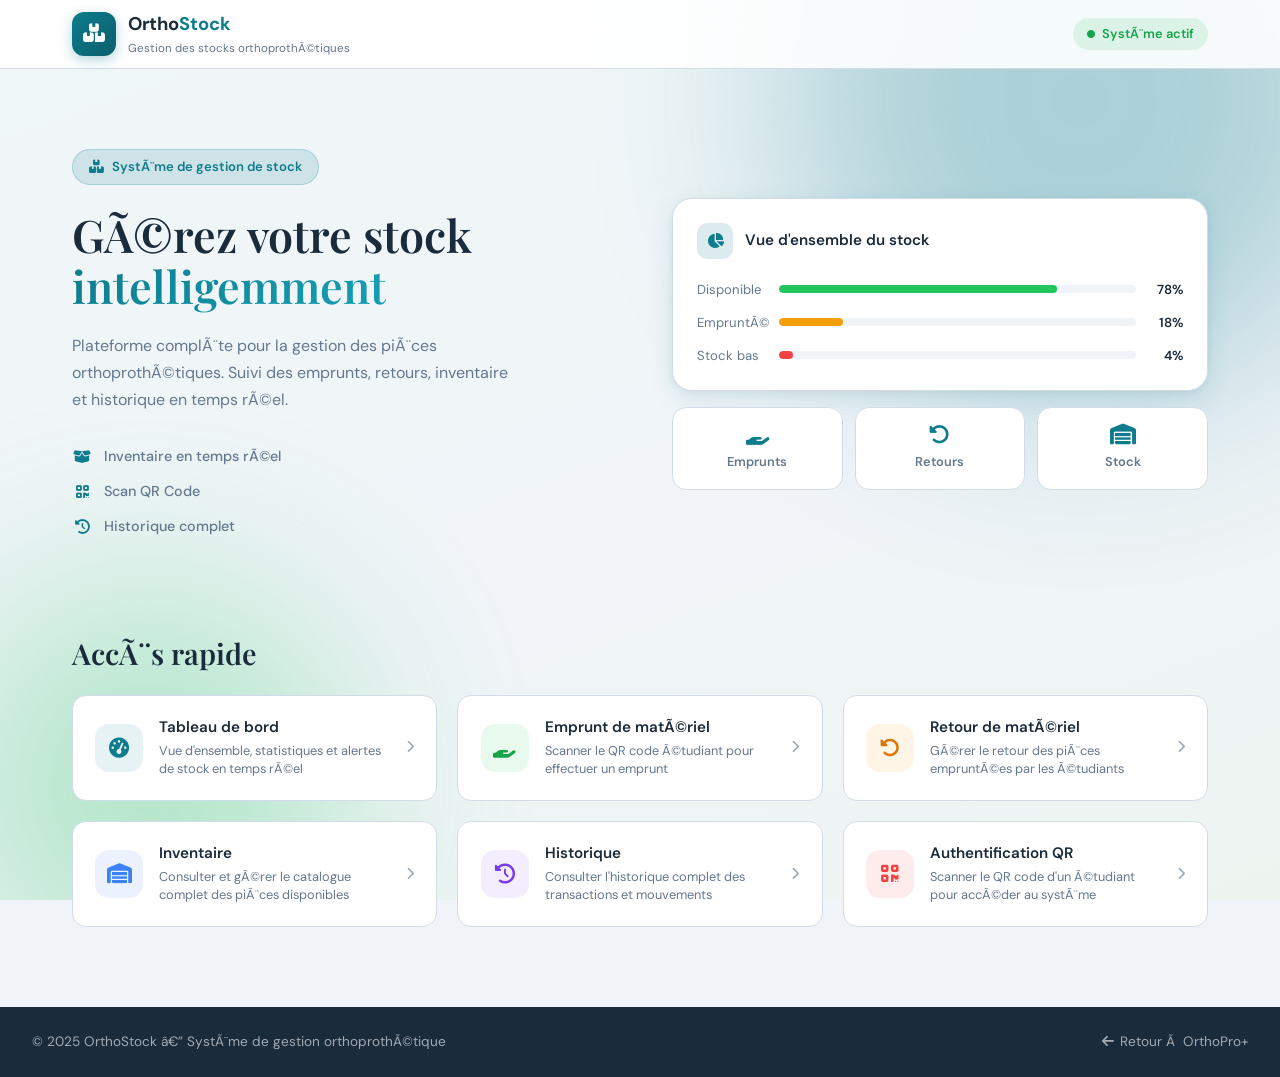
<file: index.html>
﻿<!DOCTYPE html>
<html lang="fr">
<head>
  <meta charset="UTF-8">
  <meta name="viewport" content="width=device-width, initial-scale=1.0">
  <title>OrthoStock | Gestion du stock orthoprothÃ©tique</title>
  <link rel="stylesheet" href="assets/css/design-system.css">
  <link rel="stylesheet" href="assets/css/landing.css">
  <link rel="stylesheet" href="https://cdnjs.cloudflare.com/ajax/libs/font-awesome/6.4.0/css/all.min.css">
</head>
<body>

  <div class="bg-mesh">
    <div class="mesh-blob mb-1"></div>
    <div class="mesh-blob mb-2"></div>
  </div>

  <!-- Header -->
  <header class="app-header">
    <div class="header-inner">
      <div class="brand">
        <div class="brand-icon">
          <i class="fas fa-boxes"></i>
        </div>
        <div>
          <div class="brand-name">Ortho<strong>Stock</strong></div>
          <div class="brand-sub">Gestion des stocks orthoprothÃ©tiques</div>
        </div>
      </div>
      <div class="header-actions">
        <span class="status-pill"><i class="fas fa-circle"></i> SystÃ¨me actif</span>
      </div>
    </div>
  </header>

  <!-- Hero -->
  <main class="landing-main">
    <section class="landing-hero">
      <div class="lh-content">
        <div class="lh-label"><i class="fas fa-boxes"></i> SystÃ¨me de gestion de stock</div>
        <h1>GÃ©rez votre stock <span class="hl">intelligemment</span></h1>
        <p>Plateforme complÃ¨te pour la gestion des piÃ¨ces orthoprothÃ©tiques. Suivi des emprunts, retours, inventaire et historique en temps rÃ©el.</p>
        <div class="lh-stats">
          <div class="lh-stat"><i class="fas fa-box-open"></i><span>Inventaire en temps rÃ©el</span></div>
          <div class="lh-stat"><i class="fas fa-qrcode"></i><span>Scan QR Code</span></div>
          <div class="lh-stat"><i class="fas fa-history"></i><span>Historique complet</span></div>
        </div>
      </div>
      <div class="lh-visual">
        <div class="lh-card main-lhc">
          <div class="lhc-header">
            <div class="lhc-icon"><i class="fas fa-chart-pie"></i></div>
            <span>Vue d'ensemble du stock</span>
          </div>
          <div class="lhc-bars">
            <div class="lhc-bar-row"><span>Disponible</span><div class="lhc-bar"><div class="lhc-fill" style="width:78%; background: #22c55e;"></div></div><span>78%</span></div>
            <div class="lhc-bar-row"><span>EmpruntÃ©</span><div class="lhc-bar"><div class="lhc-fill" style="width:18%; background: #f59e0b;"></div></div><span>18%</span></div>
            <div class="lhc-bar-row"><span>Stock bas</span><div class="lhc-bar"><div class="lhc-fill" style="width:4%; background: #ef4444;"></div></div><span>4%</span></div>
          </div>
        </div>
        <div class="lh-mini-cards">
          <div class="mini-card"><i class="fas fa-hand-holding"></i><span>Emprunts</span></div>
          <div class="mini-card"><i class="fas fa-undo-alt"></i><span>Retours</span></div>
          <div class="mini-card"><i class="fas fa-warehouse"></i><span>Stock</span></div>
        </div>
      </div>
    </section>

    <!-- Navigation Cards -->
    <section class="nav-section">
      <h2>AccÃ¨s rapide</h2>
      <div class="nav-grid">
        <a href="#" onclick="location.reload(); return false;" class="nav-card">
          <div class="nc-icon" style="background: rgba(14,124,140,0.1); color: #0e7c8c;">
            <i class="fas fa-tachometer-alt"></i>
          </div>
          <div class="nc-body">
            <h3>Tableau de bord</h3>
            <p>Vue d'ensemble, statistiques et alertes de stock en temps rÃ©el</p>
          </div>
          <i class="fas fa-chevron-right nc-arrow"></i>
        </a>

        <a href="authentication/auth.html?redirect=borrowing" class="nav-card">
          <div class="nc-icon" style="background: rgba(34,197,94,0.1); color: #16a34a;">
            <i class="fas fa-hand-holding"></i>
          </div>
          <div class="nc-body">
            <h3>Emprunt de matÃ©riel</h3>
            <p>Scanner le QR code Ã©tudiant pour effectuer un emprunt</p>
          </div>
          <i class="fas fa-chevron-right nc-arrow"></i>
        </a>

        <a href="authentication/auth.html?redirect=returning" class="nav-card">
          <div class="nc-icon" style="background: rgba(245,158,11,0.1); color: #d97706;">
            <i class="fas fa-undo-alt"></i>
          </div>
          <div class="nc-body">
            <h3>Retour de matÃ©riel</h3>
            <p>GÃ©rer le retour des piÃ¨ces empruntÃ©es par les Ã©tudiants</p>
          </div>
          <i class="fas fa-chevron-right nc-arrow"></i>
        </a>

        <a href="inventory/inventory.html" class="nav-card">
          <div class="nc-icon" style="background: rgba(59,130,246,0.1); color: #3b82f6;">
            <i class="fas fa-warehouse"></i>
          </div>
          <div class="nc-body">
            <h3>Inventaire</h3>
            <p>Consulter et gÃ©rer le catalogue complet des piÃ¨ces disponibles</p>
          </div>
          <i class="fas fa-chevron-right nc-arrow"></i>
        </a>

        <a href="history/history.html" class="nav-card">
          <div class="nc-icon" style="background: rgba(139,92,246,0.1); color: #7c3aed;">
            <i class="fas fa-history"></i>
          </div>
          <div class="nc-body">
            <h3>Historique</h3>
            <p>Consulter l'historique complet des transactions et mouvements</p>
          </div>
          <i class="fas fa-chevron-right nc-arrow"></i>
        </a>

        <a href="authentication/auth.html" class="nav-card">
          <div class="nc-icon" style="background: rgba(239,68,68,0.1); color: #ef4444;">
            <i class="fas fa-qrcode"></i>
          </div>
          <div class="nc-body">
            <h3>Authentification QR</h3>
            <p>Scanner le QR code d'un Ã©tudiant pour accÃ©der au systÃ¨me</p>
          </div>
          <i class="fas fa-chevron-right nc-arrow"></i>
        </a>
      </div>
    </section>
  </main>

  <!-- Footer -->
  <footer class="app-footer">
    <p>&copy; 2025 OrthoStock â€” SystÃ¨me de gestion orthoprothÃ©tique</p>
    <a href="../webapp/index.html" class="footer-back"><i class="fas fa-arrow-left"></i> Retour Ã  OrthoPro+</a>
  </footer>

</body>
</html>
</file>
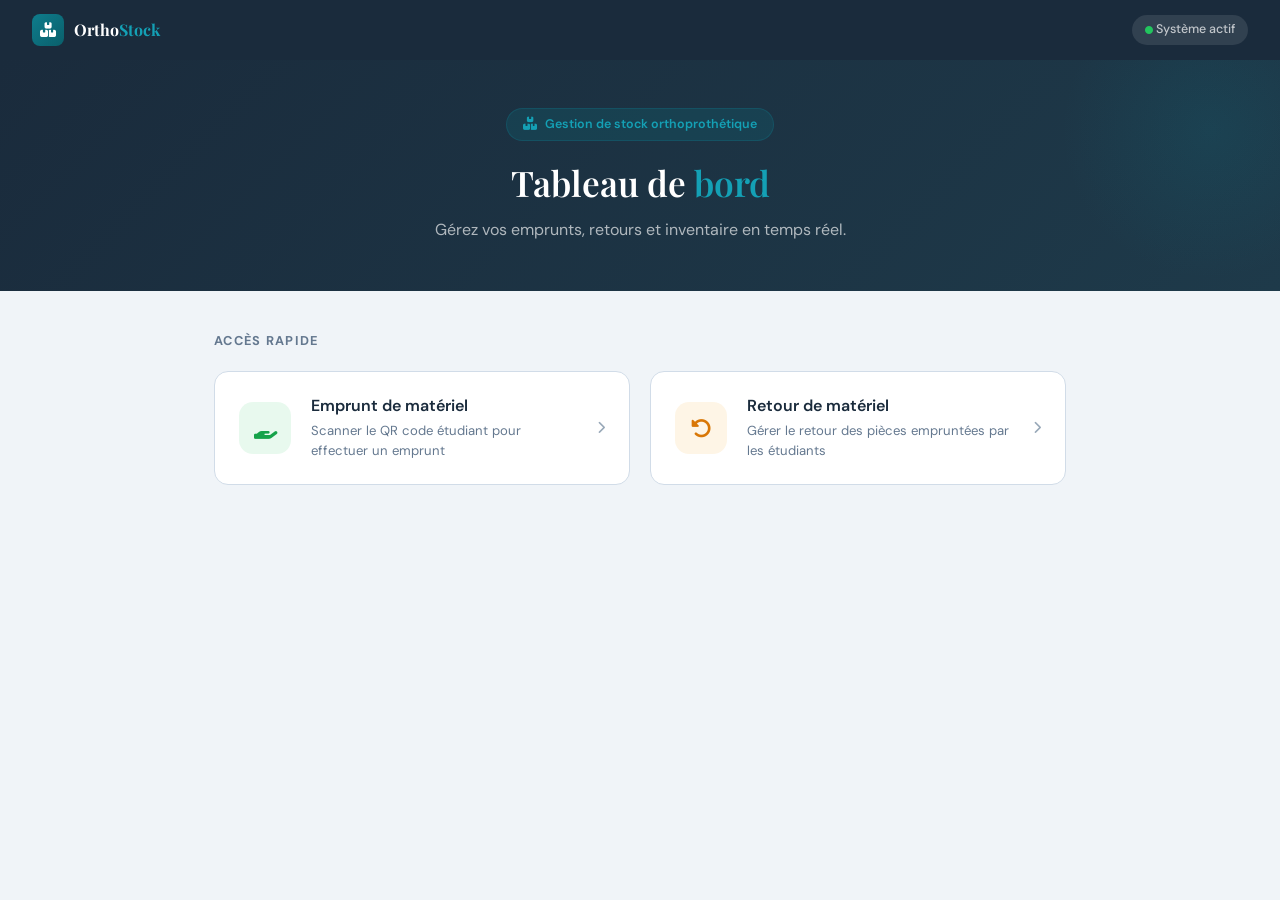
<file: dashboard/dashboard.html>
<!DOCTYPE html>
<html lang="fr">
<head>
  <meta charset="UTF-8">
  <meta name="viewport" content="width=device-width, initial-scale=1.0">
  <title>OrthoStock | Tableau de bord</title>
  <link rel="stylesheet" href="../assets/css/design-system.css">
  <link rel="stylesheet" href="https://cdnjs.cloudflare.com/ajax/libs/font-awesome/6.4.0/css/all.min.css">
  <style>
    body { background: var(--bg); min-height: 100vh; }

    .navbar {
      display: flex; align-items: center; justify-content: space-between;
      padding: 0 2rem; height: 60px;
      background: var(--text); box-shadow: 0 2px 8px rgba(0,0,0,0.2);
    }
    .brand { display: flex; align-items: center; gap: 0.6rem; }
    .brand-icon {
      width: 32px; height: 32px; border-radius: 8px;
      background: linear-gradient(135deg, var(--primary), var(--primary-dark));
      display: flex; align-items: center; justify-content: center;
      color: white; font-size: 0.9rem;
    }
    .brand-name { font-family: var(--font-display); font-size: 1rem; font-weight: 700; color: white; }
    .brand-name strong { color: var(--primary-light); }
    .nav-pill {
      padding: 0.3rem 0.8rem; border-radius: 100px;
      background: rgba(255,255,255,0.1); color: rgba(255,255,255,0.7);
      font-size: 0.78rem; font-weight: 500;
    }

    /* Hero */
    .hero {
      background: linear-gradient(135deg, var(--text) 0%, #1e3a4a 100%);
      padding: 3rem 2rem; text-align: center; position: relative; overflow: hidden;
    }
    .hero::before {
      content: ''; position: absolute; top: -80px; right: -80px;
      width: 300px; height: 300px; border-radius: 50%;
      background: radial-gradient(circle, rgba(14,124,140,0.15) 0%, transparent 70%);
    }
    .hero-badge {
      display: inline-flex; align-items: center; gap: 0.5rem;
      padding: 0.35rem 1rem; border-radius: 100px;
      background: rgba(14,124,140,0.2); color: var(--primary-light);
      font-size: 0.78rem; font-weight: 600; border: 1px solid rgba(14,124,140,0.3);
      margin-bottom: 1.25rem;
    }
    .hero h1 {
      font-family: var(--font-display); font-size: 2.2rem;
      color: white; margin-bottom: 0.75rem; position: relative;
    }
    .hero h1 span { color: var(--primary-light); }
    .hero p { color: rgba(255,255,255,0.65); font-size: 1rem; max-width: 500px; margin: 0 auto; }

    /* Cards grid */
    .page { max-width: 900px; margin: 0 auto; padding: 2.5rem 1.5rem; }

    .section-title {
      font-size: 0.8rem; font-weight: 700; text-transform: uppercase;
      letter-spacing: 0.1em; color: var(--text-muted); margin-bottom: 1.25rem;
    }

    .nav-grid { display: grid; grid-template-columns: repeat(2, 1fr); gap: 1.25rem; }

    .nav-card {
      background: var(--surface); border-radius: var(--radius-md);
      border: 1px solid var(--border); padding: 1.5rem;
      display: flex; align-items: center; gap: 1.25rem;
      text-decoration: none; cursor: pointer;
      transition: all 0.25s ease;
    }
    .nav-card:hover { border-color: var(--primary); box-shadow: var(--shadow-md); transform: translateY(-3px); }
    .nc-icon {
      width: 52px; height: 52px; border-radius: 14px;
      display: flex; align-items: center; justify-content: center;
      font-size: 1.3rem; flex-shrink: 0; transition: var(--transition);
    }
    .nav-card:hover .nc-icon { transform: scale(1.1); }
    .nc-body { flex: 1; }
    .nc-body h3 { font-size: 1rem; font-weight: 600; color: var(--text); margin-bottom: 0.3rem; }
    .nc-body p { font-size: 0.82rem; color: var(--text-muted); line-height: 1.5; }
    .nc-arrow { color: var(--text-light); font-size: 0.8rem; transition: var(--transition); }
    .nav-card:hover .nc-arrow { color: var(--primary); transform: translateX(3px); }

    /* Hidden admin cards */
    .hidden { display: none !important; }

    @media (max-width: 640px) {
      .nav-grid { grid-template-columns: 1fr; }
      .hero { padding: 2rem 1rem; }
      .hero h1 { font-size: 1.6rem; }
    }
  </style>
</head>
<body>

  <nav class="navbar">
    <div class="brand">
      <div class="brand-icon"><i class="fas fa-boxes"></i></div>
      <span class="brand-name">Ortho<strong>Stock</strong></span>
    </div>
    <span class="nav-pill"><i class="fas fa-circle" style="font-size:0.5rem; color: var(--success);"></i> Système actif</span>
  </nav>

  <div class="hero" id="header">
    <div class="hero-badge"><i class="fas fa-boxes"></i> Gestion de stock orthoprothétique</div>
    <h1>Tableau de <span>bord</span></h1>
    <p>Gérez vos emprunts, retours et inventaire en temps réel.</p>
  </div>

  <div class="page">
    <div class="section-title">Accès rapide</div>
    <div class="nav-grid">

      <a href="../authentication/auth.html?redirect=borrowing" class="nav-card">
        <div class="nc-icon" style="background: rgba(34,197,94,0.1); color: #16a34a;">
          <i class="fas fa-hand-holding"></i>
        </div>
        <div class="nc-body">
          <h3>Emprunt de matériel</h3>
          <p>Scanner le QR code étudiant pour effectuer un emprunt</p>
        </div>
        <i class="fas fa-chevron-right nc-arrow"></i>
      </a>

      <a href="../authentication/auth.html?redirect=returning" class="nav-card">
        <div class="nc-icon" style="background: rgba(245,158,11,0.1); color: #d97706;">
          <i class="fas fa-undo-alt"></i>
        </div>
        <div class="nc-body">
          <h3>Retour de matériel</h3>
          <p>Gérer le retour des pièces empruntées par les étudiants</p>
        </div>
        <i class="fas fa-chevron-right nc-arrow"></i>
      </a>

      <a href="../inventory/inventory.html" class="nav-card hidden" id="inventory-card">
        <div class="nc-icon" style="background: rgba(59,130,246,0.1); color: #3b82f6;">
          <i class="fas fa-warehouse"></i>
        </div>
        <div class="nc-body">
          <h3>Inventaire</h3>
          <p>Consulter et gérer le catalogue complet des pièces disponibles</p>
        </div>
        <i class="fas fa-chevron-right nc-arrow"></i>
      </a>

      <a href="../history/history.html" class="nav-card hidden" id="history-card">
        <div class="nc-icon" style="background: rgba(139,92,246,0.1); color: #7c3aed;">
          <i class="fas fa-history"></i>
        </div>
        <div class="nc-body">
          <h3>Historique</h3>
          <p>Consulter l'historique complet des transactions</p>
        </div>
        <i class="fas fa-chevron-right nc-arrow"></i>
      </a>

    </div>
  </div>

  <script src="dashboard.js"></script>
</body>
</html>
</file>
<file: assets/css/design-system.css>
/* ============================================================
   OrthoPro+ Design System
   A refined, medical-grade aesthetic with teal & deep navy
   ============================================================ */

@import url('https://fonts.googleapis.com/css2?family=DM+Sans:wght@300;400;500;600;700&family=Playfair+Display:wght@600;700&display=swap');

:root {
  /* Brand Colors */
  --primary: #0e7c8c;
  --primary-light: #14a0b5;
  --primary-dark: #0a5f6b;
  --primary-glow: rgba(14, 124, 140, 0.15);
  --accent: #f59e2b;
  --accent-light: #fbbf5a;
  --danger: #ef4444;
  --danger-light: rgba(239, 68, 68, 0.12);
  --success: #22c55e;
  --success-light: rgba(34, 197, 94, 0.12);
  --warning: #f59e0b;
  --warning-light: rgba(245, 158, 11, 0.12);
  --info: #3b82f6;
  --info-light: rgba(59, 130, 246, 0.12);

  /* Surfaces */
  --bg: #f0f4f8;
  --bg-dark: #e2eaf2;
  --surface: #ffffff;
  --surface-2: #f8fafc;
  --border: #d1dce8;
  --border-focus: var(--primary);

  /* Text */
  --text: #1a2b3c;
  --text-muted: #64788f;
  --text-light: #98a8b8;
  --text-on-primary: #ffffff;

  /* Shadows */
  --shadow-sm: 0 1px 3px rgba(0,0,0,0.06), 0 1px 2px rgba(0,0,0,0.04);
  --shadow: 0 4px 16px rgba(14, 124, 140, 0.08), 0 1px 4px rgba(0,0,0,0.06);
  --shadow-md: 0 8px 24px rgba(14, 124, 140, 0.12), 0 2px 8px rgba(0,0,0,0.06);
  --shadow-lg: 0 20px 48px rgba(14, 124, 140, 0.15), 0 4px 16px rgba(0,0,0,0.08);

  /* Radius */
  --radius-sm: 6px;
  --radius: 10px;
  --radius-md: 14px;
  --radius-lg: 20px;
  --radius-xl: 28px;

  /* Transitions */
  --transition: 0.2s ease;
  --transition-slow: 0.4s ease;

  /* Fonts */
  --font-body: 'DM Sans', sans-serif;
  --font-display: 'Playfair Display', serif;
}

*, *::before, *::after { box-sizing: border-box; margin: 0; padding: 0; }

html { font-size: 16px; scroll-behavior: smooth; }

body {
  font-family: var(--font-body);
  background: var(--bg);
  color: var(--text);
  line-height: 1.6;
  min-height: 100vh;
  -webkit-font-smoothing: antialiased;
}

a { color: var(--primary); text-decoration: none; transition: var(--transition); }
a:hover { color: var(--primary-light); }

img { max-width: 100%; display: block; }

h1, h2, h3, h4, h5 { line-height: 1.25; font-weight: 600; }

/* ── Buttons ── */
.btn {
  display: inline-flex; align-items: center; gap: 0.5rem;
  padding: 0.65rem 1.4rem;
  border-radius: var(--radius);
  font-family: var(--font-body);
  font-size: 0.9rem;
  font-weight: 600;
  cursor: pointer;
  border: none;
  transition: var(--transition);
  white-space: nowrap;
}
.btn:disabled { opacity: 0.5; cursor: not-allowed; }

.btn-primary {
  background: var(--primary);
  color: var(--text-on-primary);
  box-shadow: 0 4px 12px rgba(14, 124, 140, 0.3);
}
.btn-primary:hover { background: var(--primary-light); transform: translateY(-1px); box-shadow: 0 6px 18px rgba(14, 124, 140, 0.4); }

.btn-outline {
  background: transparent;
  color: var(--primary);
  border: 1.5px solid var(--primary);
}
.btn-outline:hover { background: var(--primary-glow); }

.btn-ghost {
  background: transparent;
  color: var(--text-muted);
  border: 1.5px solid var(--border);
}
.btn-ghost:hover { background: var(--bg-dark); color: var(--text); }

.btn-danger {
  background: var(--danger);
  color: white;
  box-shadow: 0 4px 12px rgba(239, 68, 68, 0.3);
}
.btn-danger:hover { background: #dc2626; transform: translateY(-1px); }

.btn-sm { padding: 0.45rem 1rem; font-size: 0.82rem; }
.btn-lg { padding: 0.85rem 2rem; font-size: 1rem; }
.btn-icon { padding: 0.6rem; border-radius: var(--radius); }

/* ── Forms ── */
.form-group { display: flex; flex-direction: column; gap: 0.4rem; }
.form-label { font-size: 0.85rem; font-weight: 600; color: var(--text-muted); text-transform: uppercase; letter-spacing: 0.05em; }
.form-control {
  width: 100%;
  padding: 0.7rem 1rem;
  border: 1.5px solid var(--border);
  border-radius: var(--radius);
  font-family: var(--font-body);
  font-size: 0.95rem;
  color: var(--text);
  background: var(--surface);
  transition: var(--transition);
  outline: none;
}
.form-control:focus { border-color: var(--primary); box-shadow: 0 0 0 3px var(--primary-glow); }
.form-control::placeholder { color: var(--text-light); }

textarea.form-control { resize: vertical; min-height: 100px; }
select.form-control { cursor: pointer; }

/* ── Cards ── */
.card {
  background: var(--surface);
  border-radius: var(--radius-md);
  box-shadow: var(--shadow);
  border: 1px solid var(--border);
  overflow: hidden;
}
.card-header {
  padding: 1.25rem 1.5rem;
  border-bottom: 1px solid var(--border);
  display: flex; align-items: center; justify-content: space-between;
  background: var(--surface-2);
}
.card-body { padding: 1.5rem; }

/* ── Badges ── */
.badge {
  display: inline-flex; align-items: center; gap: 0.3rem;
  padding: 0.25rem 0.7rem;
  border-radius: 100px;
  font-size: 0.78rem;
  font-weight: 600;
  letter-spacing: 0.02em;
}
.badge-primary { background: var(--primary-glow); color: var(--primary); }
.badge-success { background: var(--success-light); color: #16a34a; }
.badge-danger { background: var(--danger-light); color: var(--danger); }
.badge-warning { background: var(--warning-light); color: #d97706; }
.badge-info { background: var(--info-light); color: var(--info); }

/* ── Notification ── */
.notification {
  position: fixed;
  bottom: 1.5rem; right: 1.5rem;
  padding: 1rem 1.4rem;
  background: var(--surface);
  border-radius: var(--radius-md);
  box-shadow: var(--shadow-lg);
  display: flex; align-items: center; gap: 0.8rem;
  transform: translateY(120%);
  transition: transform 0.35s cubic-bezier(0.34, 1.56, 0.64, 1);
  z-index: 9999;
  max-width: 360px;
  border-left: 4px solid var(--primary);
}
.notification.show { transform: translateY(0); }
.notification.success { border-color: var(--success); }
.notification.error { border-color: var(--danger); }
.notification.warning { border-color: var(--warning); }
.notification-icon { font-size: 1.1rem; color: var(--primary); }
.notification.success .notification-icon { color: var(--success); }
.notification.error .notification-icon { color: var(--danger); }
.notification.warning .notification-icon { color: var(--warning); }
.notification-message { flex: 1; font-size: 0.9rem; color: var(--text); font-weight: 500; }
.notification-close { background: none; border: none; color: var(--text-light); cursor: pointer; font-size: 0.9rem; padding: 0.2rem; border-radius: 4px; }
.notification-close:hover { color: var(--danger); }

/* ── Modal ── */
.modal {
  display: none; position: fixed; inset: 0;
  background: rgba(10, 20, 35, 0.5);
  backdrop-filter: blur(6px);
  z-index: 1000;
  justify-content: center; align-items: center;
}
.modal.show { display: flex; animation: fadeIn 0.25s ease; }
.modal-content {
  width: 100%; max-width: 520px;
  background: var(--surface);
  border-radius: var(--radius-lg);
  box-shadow: var(--shadow-lg);
  overflow: hidden;
  animation: slideUp 0.3s ease;
}
.modal-header {
  padding: 1.4rem 1.6rem;
  border-bottom: 1px solid var(--border);
  display: flex; justify-content: space-between; align-items: center;
  background: linear-gradient(135deg, var(--primary) 0%, var(--primary-dark) 100%);
  color: white;
}
.modal-header h3 { font-size: 1.15rem; color: white; }
.modal-close { background: rgba(255,255,255,0.15); border: none; color: white; font-size: 1rem; cursor: pointer; width: 32px; height: 32px; border-radius: 50%; display: flex; align-items: center; justify-content: center; transition: var(--transition); }
.modal-close:hover { background: rgba(255,255,255,0.3); }
.modal-body { padding: 1.8rem 1.6rem; }
.modal-footer { padding: 1.2rem 1.6rem; border-top: 1px solid var(--border); display: flex; justify-content: flex-end; gap: 0.75rem; background: var(--surface-2); }

/* ── Loading ── */
.loading-indicator {
  display: flex; flex-direction: column; align-items: center; justify-content: center;
  padding: 3rem; gap: 1rem; color: var(--text-muted);
}
.spinner {
  width: 36px; height: 36px;
  border: 3px solid var(--border);
  border-top-color: var(--primary);
  border-radius: 50%;
  animation: spin 0.8s linear infinite;
}

/* ── Table ── */
.table-wrapper { overflow-x: auto; border-radius: var(--radius-md); border: 1px solid var(--border); }
table { width: 100%; border-collapse: collapse; font-size: 0.9rem; }
thead tr { background: var(--surface-2); border-bottom: 2px solid var(--border); }
thead th { padding: 0.9rem 1.1rem; text-align: left; font-size: 0.8rem; font-weight: 700; color: var(--text-muted); text-transform: uppercase; letter-spacing: 0.06em; }
tbody tr { border-bottom: 1px solid var(--border); transition: background var(--transition); }
tbody tr:last-child { border-bottom: none; }
tbody tr:hover { background: var(--primary-glow); }
td { padding: 0.85rem 1.1rem; color: var(--text); vertical-align: middle; }

/* ── Search ── */
.search-box {
  position: relative;
  display: flex; align-items: center;
}
.search-box i { position: absolute; left: 0.9rem; color: var(--text-light); font-size: 0.9rem; }
.search-box input { padding-left: 2.5rem; }

/* ── Pagination ── */
.pagination {
  display: flex; justify-content: center; align-items: center; gap: 1rem; margin-top: 1.5rem;
}
.pagination-btn {
  width: 38px; height: 38px; border-radius: 50%;
  border: 1.5px solid var(--border);
  background: var(--surface);
  color: var(--text-muted);
  cursor: pointer;
  display: flex; align-items: center; justify-content: center;
  transition: var(--transition);
  font-size: 0.9rem;
}
.pagination-btn:hover:not(:disabled) { background: var(--primary); color: white; border-color: var(--primary); }
.pagination-btn:disabled { opacity: 0.4; cursor: not-allowed; }
.pagination-info { font-size: 0.9rem; color: var(--text-muted); font-weight: 500; }

/* ── Animations ── */
@keyframes fadeIn { from { opacity: 0; } to { opacity: 1; } }
@keyframes slideUp { from { transform: translateY(20px); opacity: 0; } to { transform: translateY(0); opacity: 1; } }
@keyframes spin { to { transform: rotate(360deg); } }
@keyframes float { 0%, 100% { transform: translateY(0); } 50% { transform: translateY(-8px); } }
@keyframes pulse { 0%, 100% { transform: scale(1); } 50% { transform: scale(1.04); } }

/* ── Utilities ── */
.hidden { display: none !important; }
.text-center { text-align: center; }
.text-muted { color: var(--text-muted); }
.text-primary { color: var(--primary); }
.text-danger { color: var(--danger); }
.text-success { color: var(--success); }
.mt-1 { margin-top: 0.5rem; }
.mt-2 { margin-top: 1rem; }
.mt-3 { margin-top: 1.5rem; }
.mb-1 { margin-bottom: 0.5rem; }
.mb-2 { margin-bottom: 1rem; }
.mb-3 { margin-bottom: 1.5rem; }
.flex { display: flex; }
.flex-col { flex-direction: column; }
.items-center { align-items: center; }
.justify-between { justify-content: space-between; }
.gap-1 { gap: 0.5rem; }
.gap-2 { gap: 1rem; }
.gap-3 { gap: 1.5rem; }
.w-full { width: 100%; }
.grid { display: grid; }

/* ── Scrollbar ── */
::-webkit-scrollbar { width: 6px; height: 6px; }
::-webkit-scrollbar-track { background: var(--bg); }
::-webkit-scrollbar-thumb { background: var(--border); border-radius: 100px; }
::-webkit-scrollbar-thumb:hover { background: var(--primary-light); }
</file>
<file: assets/css/landing.css>
/* ── Background ── */
.bg-mesh {
  position: fixed; inset: 0; z-index: -1;
  background: linear-gradient(160deg, #f0f7f8 0%, #f0f4f8 60%, #edf4f0 100%);
  overflow: hidden;
}
.mesh-blob {
  position: absolute; border-radius: 50%;
  filter: blur(100px); opacity: 0.3;
}
.mb-1 { width: 600px; height: 600px; background: #0e7c8c; top: -200px; right: -100px; animation: float 10s ease-in-out infinite; }
.mb-2 { width: 400px; height: 400px; background: #22c55e; bottom: -100px; left: -50px; animation: float 14s ease-in-out infinite reverse; }

/* ── Header ── */
.app-header {
  position: sticky; top: 0; z-index: 100;
  background: rgba(255,255,255,0.88);
  backdrop-filter: blur(16px);
  border-bottom: 1px solid var(--border);
}
.header-inner {
  max-width: 1200px; margin: 0 auto; padding: 0 2rem;
  height: 68px; display: flex; align-items: center; justify-content: space-between;
}
.brand { display: flex; align-items: center; gap: 0.75rem; }
.brand-icon {
  width: 44px; height: 44px; border-radius: 12px;
  background: linear-gradient(135deg, var(--primary), var(--primary-dark));
  color: white; display: flex; align-items: center; justify-content: center;
  font-size: 1.2rem; box-shadow: 0 4px 12px rgba(14,124,140,0.3);
}
.brand-name { font-size: 1.15rem; font-weight: 700; color: var(--text); }
.brand-name strong { color: var(--primary); }
.brand-sub { font-size: 0.72rem; color: var(--text-muted); }
.status-pill {
  display: inline-flex; align-items: center; gap: 0.4rem;
  background: var(--success-light); color: #16a34a;
  padding: 0.35rem 0.9rem; border-radius: 100px;
  font-size: 0.8rem; font-weight: 600;
}
.status-pill i { font-size: 0.5rem; animation: pulse 2s ease-in-out infinite; }

/* ── Landing Main ── */
.landing-main { max-width: 1200px; margin: 0 auto; padding: 0 2rem; }

/* ── Hero ── */
.landing-hero {
  display: grid; grid-template-columns: 1fr 1fr;
  gap: 4rem; align-items: center;
  padding: 5rem 0 4rem;
}
.lh-label {
  display: inline-flex; align-items: center; gap: 0.5rem;
  background: var(--primary-glow); color: var(--primary);
  padding: 0.4rem 1rem; border-radius: 100px;
  font-size: 0.82rem; font-weight: 600;
  border: 1px solid rgba(14,124,140,0.2);
  margin-bottom: 1.5rem;
}
.lh-content h1 {
  font-family: var(--font-display);
  font-size: 2.8rem; line-height: 1.15;
  margin-bottom: 1.25rem;
}
.hl {
  color: var(--primary);
  background: linear-gradient(135deg, var(--primary), var(--primary-light));
  -webkit-background-clip: text; -webkit-text-fill-color: transparent; background-clip: text;
}
.lh-content p { font-size: 1rem; color: var(--text-muted); line-height: 1.7; margin-bottom: 2rem; max-width: 440px; }
.lh-stats { display: flex; flex-direction: column; gap: 0.75rem; }
.lh-stat {
  display: flex; align-items: center; gap: 0.75rem;
  font-size: 0.9rem; color: var(--text-muted); font-weight: 500;
}
.lh-stat i { color: var(--primary); width: 20px; text-align: center; }

/* ── Hero Visual ── */
.lh-visual { display: flex; flex-direction: column; gap: 1rem; }
.lh-card {
  background: var(--surface);
  border-radius: var(--radius-lg);
  border: 1px solid var(--border);
  box-shadow: var(--shadow-md);
  padding: 1.5rem;
}
.main-lhc { animation: float 7s ease-in-out infinite; }
.lhc-header {
  display: flex; align-items: center; gap: 0.75rem;
  margin-bottom: 1.25rem;
  font-weight: 600; font-size: 0.95rem;
}
.lhc-icon {
  width: 36px; height: 36px; border-radius: var(--radius);
  background: var(--primary-glow); color: var(--primary);
  display: flex; align-items: center; justify-content: center;
}
.lhc-bars { display: flex; flex-direction: column; gap: 0.75rem; }
.lhc-bar-row { display: flex; align-items: center; gap: 0.75rem; font-size: 0.82rem; color: var(--text-muted); }
.lhc-bar-row > span:first-child { width: 70px; flex-shrink: 0; }
.lhc-bar { flex: 1; height: 8px; background: var(--bg); border-radius: 100px; overflow: hidden; }
.lhc-fill { height: 100%; border-radius: 100px; transition: width 1s ease; }
.lhc-bar-row > span:last-child { width: 35px; text-align: right; font-weight: 600; color: var(--text); }

.lh-mini-cards { display: grid; grid-template-columns: repeat(3, 1fr); gap: 0.75rem; }
.mini-card {
  background: var(--surface); border: 1px solid var(--border);
  border-radius: var(--radius-md); padding: 1rem;
  display: flex; flex-direction: column; align-items: center; gap: 0.5rem;
  font-size: 0.8rem; font-weight: 600; color: var(--text-muted);
  transition: var(--transition); cursor: default;
  animation: float 8s ease-in-out infinite;
}
.mini-card:nth-child(2) { animation-delay: 0.5s; }
.mini-card:nth-child(3) { animation-delay: 1s; }
.mini-card i { font-size: 1.3rem; color: var(--primary); }
.mini-card:hover { border-color: var(--primary); color: var(--primary); box-shadow: var(--shadow); }

/* ── Nav Section ── */
.nav-section { padding: 2rem 0 5rem; }
.nav-section h2 {
  font-family: var(--font-display); font-size: 1.8rem;
  margin-bottom: 1.5rem; color: var(--text);
}
.nav-grid { display: grid; grid-template-columns: repeat(3, 1fr); gap: 1.25rem; }
.nav-card {
  display: flex; align-items: center; gap: 1rem;
  background: var(--surface);
  border: 1.5px solid var(--border);
  border-radius: var(--radius-md);
  padding: 1.4rem;
  text-decoration: none; color: var(--text);
  transition: all 0.25s ease;
  position: relative; overflow: hidden;
}
.nav-card::after {
  content: ''; position: absolute;
  left: 0; top: 0; bottom: 0; width: 3px;
  background: var(--primary); transform: scaleY(0); transform-origin: bottom;
  transition: transform 0.25s ease;
}
.nav-card:hover { transform: translateY(-4px); box-shadow: var(--shadow-md); border-color: var(--primary); color: var(--text); }
.nav-card:hover::after { transform: scaleY(1); }
.nc-icon {
  width: 48px; height: 48px; border-radius: var(--radius-md);
  display: flex; align-items: center; justify-content: center;
  font-size: 1.25rem; flex-shrink: 0;
}
.nc-body { flex: 1; min-width: 0; }
.nc-body h3 { font-size: 0.95rem; margin-bottom: 0.3rem; }
.nc-body p { font-size: 0.8rem; color: var(--text-muted); line-height: 1.4; }
.nc-arrow { color: var(--text-light); font-size: 0.8rem; flex-shrink: 0; transition: var(--transition); }
.nav-card:hover .nc-arrow { color: var(--primary); transform: translateX(3px); }

/* ── Footer ── */
.app-footer {
  background: var(--text); color: rgba(255,255,255,0.6);
  padding: 1.5rem 2rem;
  display: flex; justify-content: space-between; align-items: center;
  font-size: 0.85rem;
}
.footer-back { color: rgba(255,255,255,0.6); display: flex; align-items: center; gap: 0.4rem; transition: var(--transition); }
.footer-back:hover { color: var(--primary-light); }

/* ── Responsive ── */
@media (max-width: 1024px) {
  .landing-hero { grid-template-columns: 1fr; padding: 3rem 0; }
  .lh-content p { max-width: 100%; }
  .nav-grid { grid-template-columns: repeat(2, 1fr); }
}
@media (max-width: 640px) {
  .lh-content h1 { font-size: 2rem; }
  .nav-grid { grid-template-columns: 1fr; }
  .lh-mini-cards { grid-template-columns: repeat(3, 1fr); }
  .app-footer { flex-direction: column; gap: 0.75rem; text-align: center; }
}
</file>
